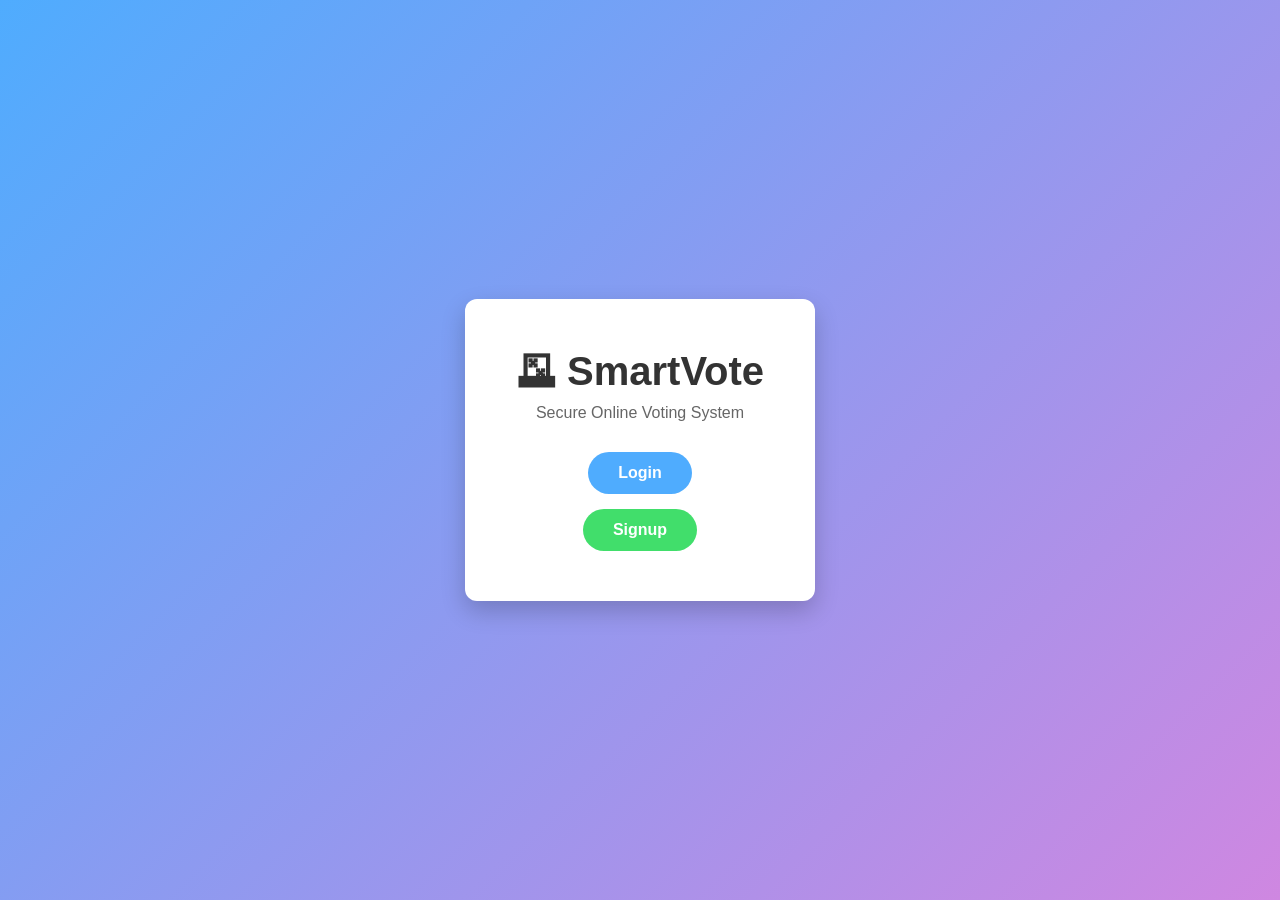
<file: Final-Year_Project/target/classes/static/SmartVote/index.html>
<!DOCTYPE html>
<html lang="en">
<head>
<meta charset="UTF-8">
<meta name="viewport" content="width=device-width, initial-scale=1.0">
<title>SmartVote</title>
<link rel="stylesheet" href="style.css">
</head>

<body>

<div class="container">

<h1>🗳 SmartVote</h1>
<p>Secure Online Voting System</p>

<div class="buttons">
<a href="login.html" class="btn login">Login</a>
<a href="signup.html" class="btn signup">Signup</a>
</div>

</div>

</body>
</html>
</file>
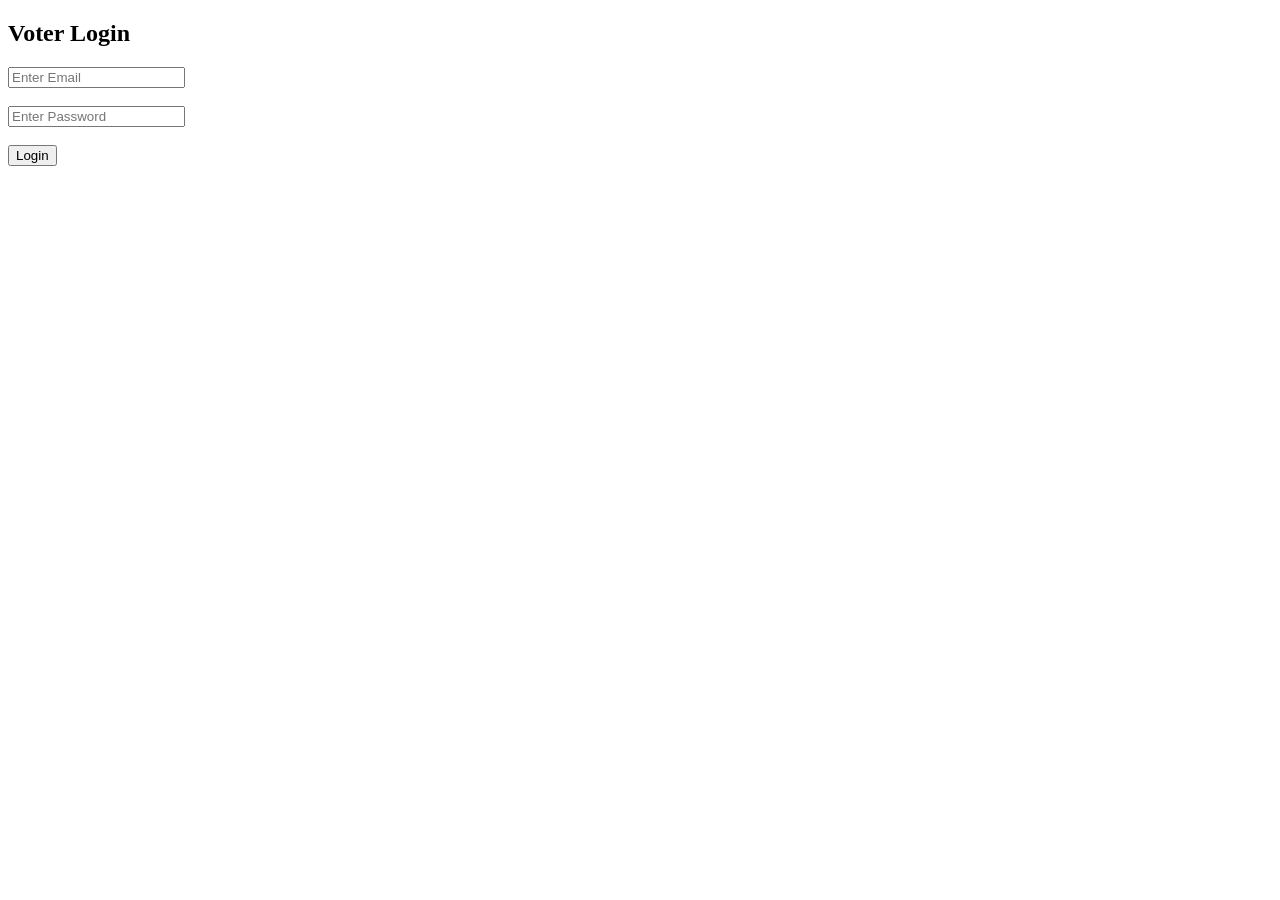
<file: Final-Year_Project/target/classes/static/SmartVote/admin-result-dashboard.html>
<!DOCTYPE html>
<html>
<head>
<title>Results Dashboard</title>
<link rel="stylesheet" href="home.css">
<style>
table{width:80%;margin:40px auto;border-collapse:collapse;background:white;border-radius:10px;overflow:hidden;}
th{background:#092871;color:white;padding:12px;}
td{padding:10px;border-bottom:1px solid #ddd;text-align:center;}
h2,h3{text-align:center;}
</style>
</head>
<body>

<h2>Election Results</h2>
<table>
<tr><th>Name</th><th>Panel</th><th>Votes</th></tr>
<tbody id="results"></tbody>
</table>
<h3 id="winner"></h3>

<script>
let election = JSON.parse(localStorage.getItem("selectedElection"));
if(!election){ 
    alert("No election selected!"); 
    window.location.href="home.html"; 
}

let table = document.getElementById("results");
let maxVotes = 0, winner="";

election.candidates.forEach(c=>{
    table.innerHTML += `<tr><td>${c.name}</td><td>${c.party}</td><td>${c.votes}</td></tr>`;
    if(c.votes>maxVotes){ maxVotes = c.votes; winner=c.name; }
});

document.getElementById("winner").innerText = "Winner: "+winner;
</script>

</body>
</html>
</file>
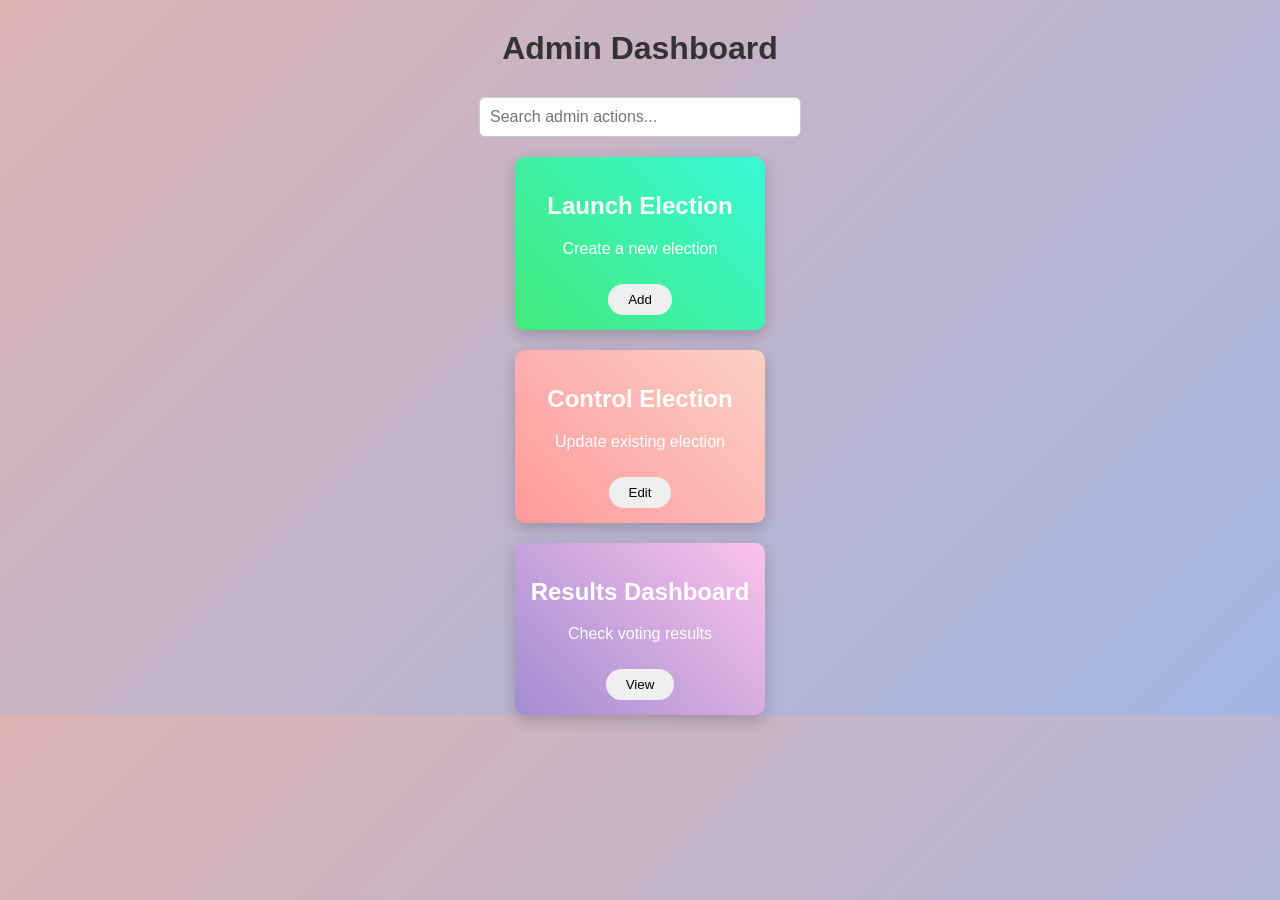
<file: Final-Year_Project/target/classes/static/SmartVote/admin.html>
<!DOCTYPE html>
<html>
<head>
<title>Admin Panel</title>
<link rel="stylesheet" href="admin.css">
<style>
.card-container {
    display: flex;
    flex-wrap: wrap;
    justify-content: center;
    gap: 20px;
    margin-top: 20px;
}

.card {
    background: white;
    width: 220px;
    padding: 15px;
    border-radius: 10px;
    box-shadow: 0 5px 15px rgba(0,0,0,0.2);
    text-align: center;
    cursor: pointer;
    transition: 0.3s;
}

.card:hover {
    transform: translateY(-5px);
    box-shadow: 0 10px 20px rgba(0,0,0,0.3);
}

.title {
    text-align: center;
    margin: 30px 0;
    font-size: 32px;
    color: #333;
}

.search-box {
    text-align: center;
    margin-bottom: 20px;
}

.search-box input {
    padding: 10px;
    width: 300px;
    border-radius: 6px;
    border: 1px solid #ccc;
    font-size: 16px;
}
</style>
</head>

<body>

<h1 class="title">Admin Dashboard</h1>

<div class="search-box">
    <input type="text" placeholder="Search admin actions..." id="searchInput">
</div>

<div class="card-container" id="cardContainer">

    <div class="card">
        <h2>Launch Election</h2>
        <p>Create a new election</p>
        <button onclick="window.location.href='launch-election.html'">Add</button>
    </div>

    <div class="card">
        <h2>Control Election</h2>
        <p>Update existing election</p>
        <button onclick="window.location.href='control-election.html'">Edit</button>
    </div>

    <div class="card">
        <h2>Results Dashboard</h2>
        <p>Check voting results</p>
        <button onclick="window.location.href='admin-result-dashboard.html'">View</button>
    </div>

</div>

<script>
// ✅ Search functionality for admin cards
const searchInput = document.getElementById("searchInput");
const cards = document.querySelectorAll(".card");

searchInput.addEventListener("keyup", function(){
    const value = searchInput.value.toLowerCase();
    cards.forEach(card => {
        const text = card.textContent.toLowerCase();
        if(text.includes(value)){
            card.style.display = "block";
        } else {
            card.style.display = "none";
        }
    });
});
</script>

</body>
</html>
</file>
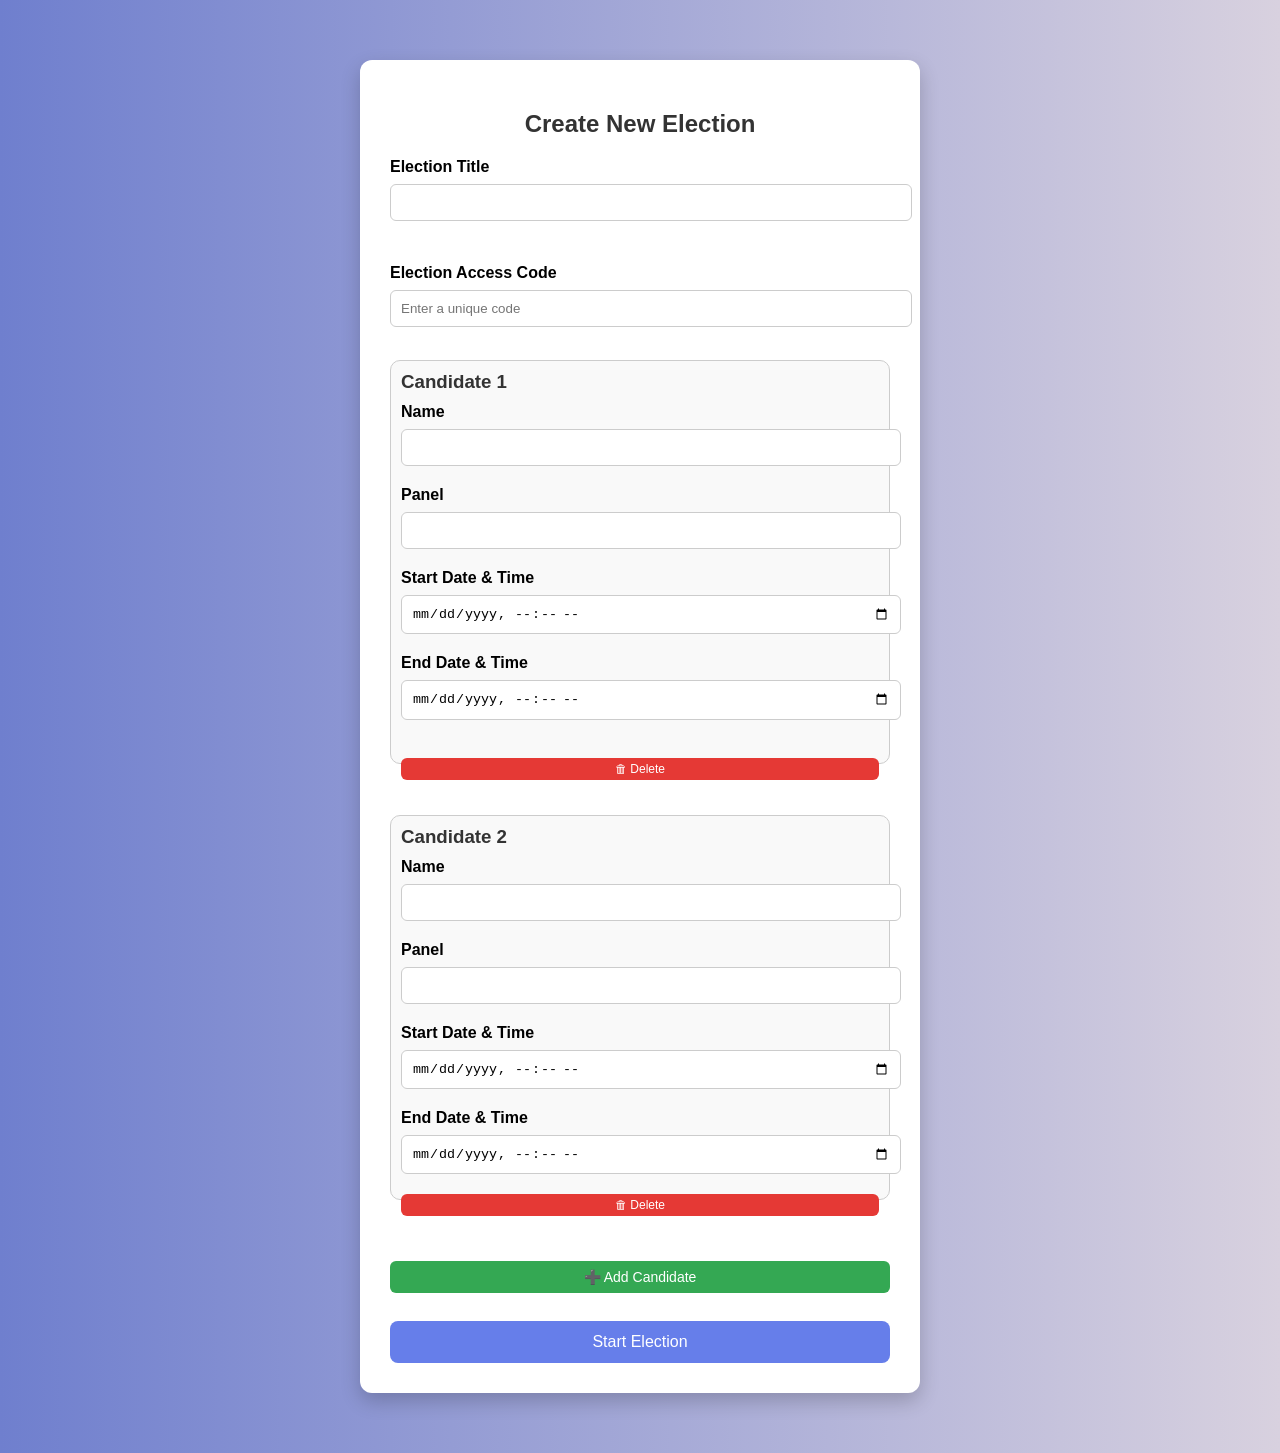
<file: Final-Year_Project/target/classes/static/SmartVote/control-election.html>
<!DOCTYPE html>
<html>
<head>
<title>Control Election</title>
<link rel="stylesheet" href="dashboard.css">
</head>

<body>

<div class="container">

<h2>Control Election</h2>

<p id="title"></p>
<p id="status"></p>

<h3>Candidates</h3>
<div id="candidateList"></div>

<button onclick="stopVoting()">Stop Voting</button>
<br><br><button onclick="startVoting()">Start Voting</button>
<br><br><button onclick="deleteElection()">Delete Election</button>
<br><br><button onclick="viewResults()">View Results</button>

</div>

<script>
// ✅ Get all elections
let elections = JSON.parse(localStorage.getItem("elections")) || [];

if(elections.length === 0){
    alert("No Election Found!");
    window.location.href = "launch-election.html";
} 

// ✅ Use the latest election for control
let election = elections[elections.length - 1];

// Display election info
document.getElementById("title").innerText = "Election: " + election.title;
document.getElementById("status").innerText = "Status: " + election.status;

// Display candidates with Edit/Delete buttons
let list = document.getElementById("candidateList");
list.innerHTML = ""; // clear before appending

election.candidates.forEach((c, index) => {
    list.innerHTML += `
    <div class="card">
        <p>
            <b>Name:</b> ${c.name}<br>
            <b>Panel:</b> ${c.party}<br>
            <b>Start:</b> ${c.start}<br>
            <b>End:</b> ${c.end}
        </p>
        <button onclick="editCandidate(${index})">Edit</button>
        <button onclick="deleteCandidate(${index})">Delete</button>
    </div>
    <hr>
    `;
});

// Functions
function stopVoting(){
    election.status = "Stopped";
    saveElection();
    localStorage.setItem("selectedElection", JSON.stringify(election));
}

function startVoting(){
    election.status = "Running";
    saveElection();
    localStorage.setItem("selectedElection", JSON.stringify(election));
}

function deleteElection(){
    elections.pop();
    localStorage.setItem("elections", JSON.stringify(elections));
    localStorage.removeItem("selectedElection");
    alert("Election Deleted Successfully");
    window.location.href = "launch-election.html";
}

function deleteCandidate(index){
    election.candidates.splice(index,1);
    saveElection();
    localStorage.setItem("selectedElection", JSON.stringify(election));
    alert("Candidate Deleted");
    location.reload();
}

function editCandidate(index){
    let newName = prompt("Enter new name:", election.candidates[index].name);
    let newPanel = prompt("Enter new panel:", election.candidates[index].party);
    if(newName && newPanel){
        election.candidates[index].name = newName;
        election.candidates[index].party = newPanel;
        saveElection();
        localStorage.setItem("selectedElection", JSON.stringify(election));
        alert("Updated Successfully");
        location.reload();
    }
}

// ✅ Save election back to the elections array in localStorage
function saveElection(){
    elections[elections.length - 1] = election;
    localStorage.setItem("elections", JSON.stringify(elections));
    location.reload();
}

// ✅ View results
function viewResults(){
    localStorage.setItem("selectedElection", JSON.stringify(election));
    window.location.href = "admin-result-dashboard.html";
}
</script>

</body>
</html>
</file>
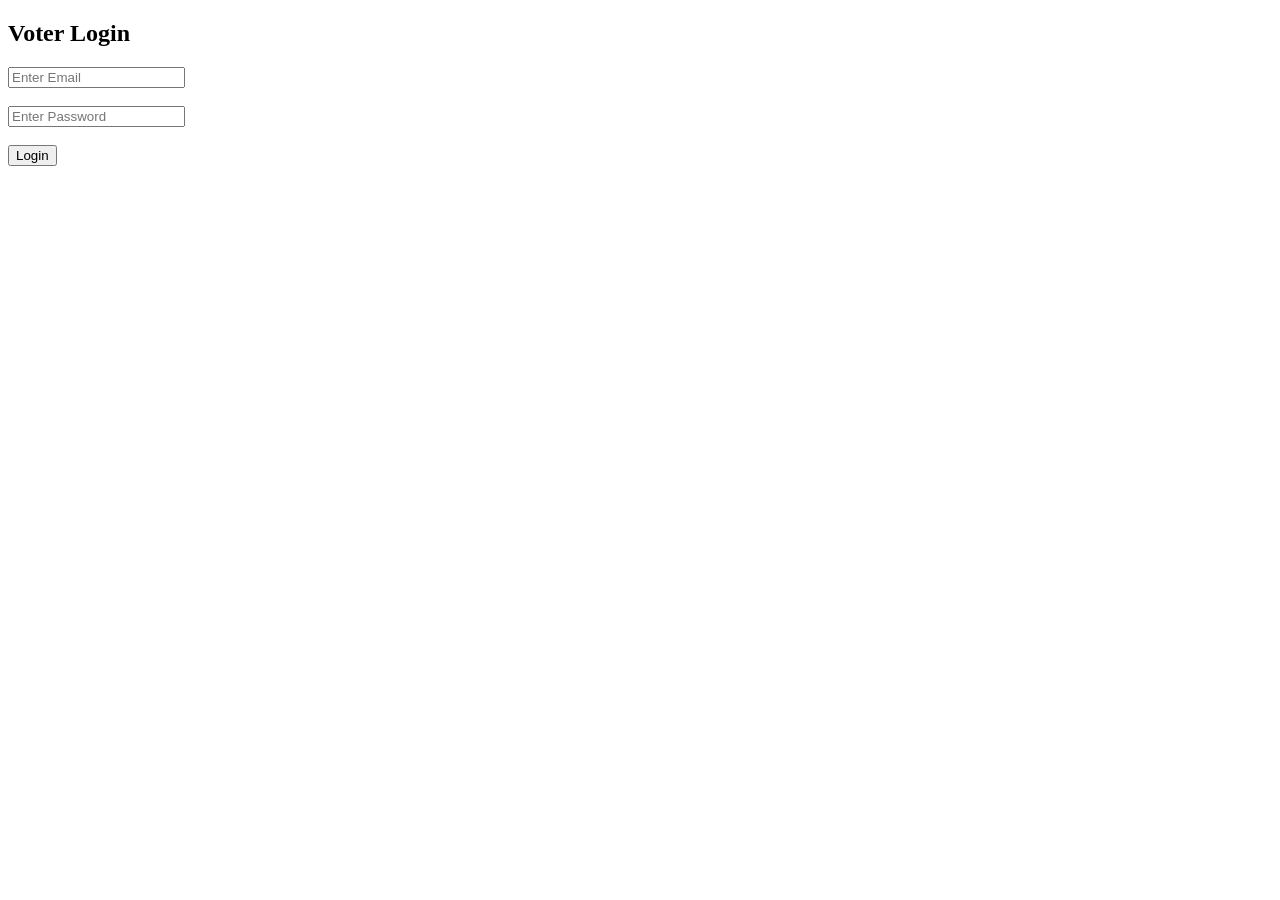
<file: Final-Year_Project/target/classes/static/SmartVote/home.html>
<!DOCTYPE html>
<html>
<head>
<title>Vote Arena</title>
<link rel="stylesheet" href="home.css">
<style>
body{font-family:Arial,sans-serif;margin:0;padding:0;background:#f0f4f8;}
.title{text-align:center;margin:30px 0;font-size:32px;color:#333;}
.search-box{text-align:center;margin-bottom:20px;}
.search-box input{padding:10px;width:300px;border-radius:6px;border:1px solid #ccc;font-size:16px;}
.card-container{display:flex;flex-wrap:wrap;justify-content:center;gap:20px;}
.card{background:white;width:220px;padding:15px;border-radius:10px;box-shadow:0 5px 15px rgba(0,0,0,0.2);text-align:center;cursor:pointer;transition:0.3s;}
.card:hover{transform: translateY(-5px);box-shadow:0 10px 20px rgba(0,0,0,0.3);}
button{padding:8px 15px;border:none;border-radius:6px;background:#667eea;color:white;cursor:pointer;transition:0.3s;}
button:hover{background:#5a67d8;}
</style>
</head>
<body>

<h1 class="title">Vote Arena</h1>
<div class="search-box">
<input type="text" placeholder="Search election..." id="searchInput">
</div>

<div class="card-container" id="cardContainer">
<!-- Cards generated here -->
</div>

<script>
// ✅ Check voter login
let voter = JSON.parse(localStorage.getItem("voterLoggedIn"));
if(!voter){
    window.location.href = "voter-login.html";
}

// Sample static cards
const cardsData = [
    {title:"School/College President", desc:"Vote for your president"},
    {title:"Sports Captain", desc:"Vote for sports captain"},
    {title:"Class Representative", desc:"Select your class leader"},
    {title:"Cultural Head", desc:"Choose cultural head"},
    {title:"Event Voting", desc:"Vote your favourite"},
    {title:"Award Voting", desc:"Choose the best"},
    {title:"Club Voting", desc:"Support your club"},
    {title:"Employee/Office Voting", desc:"Pick your workplace hero"}
];

const elections = JSON.parse(localStorage.getItem("elections")) || [];
const container = document.getElementById("cardContainer");

// Generate cards
cardsData.forEach((cardData, index)=>{
    const card = document.createElement("div");
    card.className = "card";
    card.innerHTML = `
        <h2>${cardData.title}</h2>
        <p>${cardData.desc}</p>
        <button>Vote</button>
    `;
    card.querySelector("button").onclick = ()=>{
        // Check voter login
        if(!voter){ alert("Please login first!"); window.location.href="voter-login.html"; return;}
        if(elections.length===0){ alert("❌ No election available!"); return; }
        let code = prompt("Enter election access code:");
        // Find the first matching election for simplicity
        const election = elections.find(e=>e.accessCode===code);
        if(election){
            localStorage.setItem("selectedElection", JSON.stringify(election));
            window.location.href = "vote.html";
        }else{
            alert("❌ Invalid access code!");
        }
    }
    container.appendChild(card);
});

// Search functionality
const searchInput = document.getElementById("searchInput");
searchInput.addEventListener("keyup", function(){
    const value = searchInput.value.toLowerCase();
    Array.from(container.children).forEach(card=>{
        const text = card.textContent.toLowerCase();
        card.style.display = text.includes(value) ? "block" : "none";
    });
});
</script>

</body>
</html>
</file>
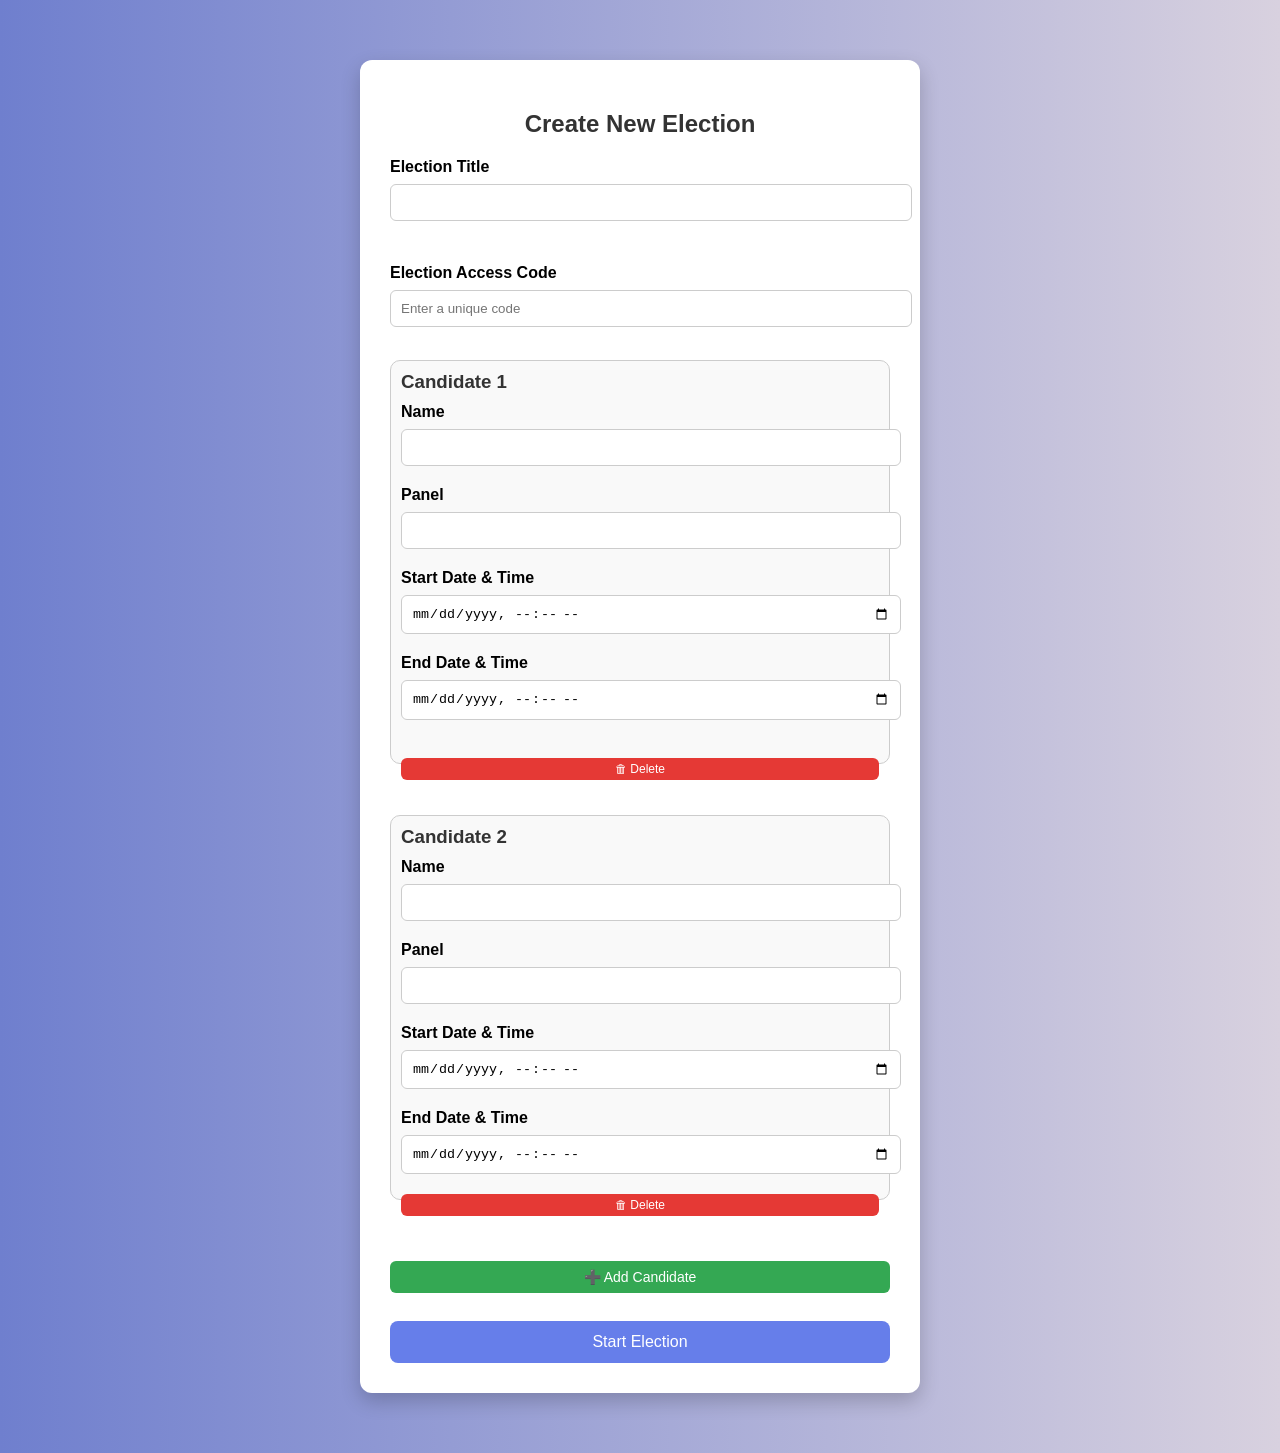
<file: Final-Year_Project/target/classes/static/SmartVote/launch-election.html>
<!DOCTYPE html>
<html>
<head>
<title>Launch Election</title>
<link rel="stylesheet" href="dashboard.css">
<style>
/* Style Add Candidate button */
button.add-candidate{
    margin:10px 0;
    background:#34a853;
    color:white;
    padding:8px 15px;
    border:none;
    border-radius:6px;
    cursor:pointer;
    font-size:14px;
}
button.add-candidate:hover{
    background:#2e7d32;
}

/* Style Delete Candidate button */
button.delete-candidate{
    background:#e53935;
    color:white;
    padding:4px 10px;
    border:none;
    border-radius:6px;
    cursor:pointer;
    font-size:12px;
    float:right;
    margin-top:5px;
}
button.delete-candidate:hover{
    background:#b71c1c;
}

/* Candidate div spacing */
.candidate{
    position: relative;
    padding:10px;
    border:1px solid #ccc;
    border-radius:10px;
    margin-bottom:15px;
    background:#f9f9f9;
}
.candidate h3{
    margin-top:0;
    margin-bottom:10px;
}
.candidate label{
    display:block;
    margin-top:5px;
}
</style>
</head>

<body>

<div class="container">

<h2>Create New Election</h2>

<label>Election Title</label>
<input id="title" type="text"><br><br>

<label>Election Access Code</label>
<input id="accessCode" type="text" placeholder="Enter a unique code"><br><br>

<div id="candidatesContainer">
  <!-- Candidate 1 -->
  <div class="candidate">
    <h3>Candidate 1</h3>
    <label>Name</label>
    <input class="cname" type="text">
    <label>Panel</label>
    <input class="cparty" type="text">
    <label>Start Date & Time</label>
    <input class="cstart" type="datetime-local">
    <label>End Date & Time</label>
    <input class="cend" type="datetime-local">
    <br><br><button class="delete-candidate" onclick="deleteCandidate(this)">🗑 Delete</button>
  </div>

  <!-- Candidate 2 -->
  <br><br><div class="candidate">
    <h3>Candidate 2</h3>
    <label>Name</label>
    <input class="cname" type="text">
    <label>Panel</label>
    <input class="cparty" type="text">
    <label>Start Date & Time</label>
    <input class="cstart" type="datetime-local">
    <label>End Date & Time</label>
    <input class="cend" type="datetime-local">
    <button class="delete-candidate" onclick="deleteCandidate(this)">🗑 Delete</button>
  </div>
</div>

<br><br><button class="add-candidate" onclick="addCandidate()">➕ Add Candidate</button><br><br>
<button onclick="startElection()">Start Election</button>

</div>

<script>
let candidateCount = 2;

// Update numbering after deletion
function updateCandidateNumbers(){
    const candidates = document.querySelectorAll(".candidate");
    candidates.forEach((c, i) => {
        c.querySelector("h3").innerText = `Candidate ${i+1}`;
    });
    candidateCount = candidates.length;
}

function addCandidate(){
    candidateCount++;
    const container = document.getElementById("candidatesContainer");
    const div = document.createElement("div");
    div.className = "candidate";
    div.innerHTML = `
      <h3>Candidate ${candidateCount}</h3>
      <label>Name</label>
      <input class="cname" type="text">
      <label>Panel</label>
      <input class="cparty" type="text">
      <label>Start Date & Time</label>
      <input class="cstart" type="datetime-local">
      <label>End Date & Time</label>
      <input class="cend" type="datetime-local">
      <button class="delete-candidate" onclick="deleteCandidate(this)">🗑 Delete</button>
    `;
    container.appendChild(div);
}

function deleteCandidate(btn){
    btn.parentElement.remove();
    updateCandidateNumbers();
}

function startElection(){
    let title = document.getElementById("title").value;
    let code = document.getElementById("accessCode").value;

    if(!title || !code){
        alert("Please enter title and access code!");
        return;
    }

    const names = document.querySelectorAll(".cname");
    const parties = document.querySelectorAll(".cparty");
    const starts = document.querySelectorAll(".cstart");
    const ends = document.querySelectorAll(".cend");

    let candidates = [];
    for(let i=0; i<names.length; i++){
        if(names[i].value){
            candidates.push({
                name: names[i].value,
                party: parties[i].value || "Independent",
                start: starts[i].value,
                end: ends[i].value,
                votes: 0
            });
        }
    }

    if(candidates.length < 1){
        alert("Please enter at least one candidate!");
        return;
    }

    let election = {
        title: title,
        accessCode: code,
        status: "Running",
        candidates: candidates
    };

    let elections = JSON.parse(localStorage.getItem("elections")) || [];
    elections.push(election);
    localStorage.setItem("elections", JSON.stringify(elections));

    // ✅ Set selectedElection for results dashboard
    localStorage.setItem("selectedElection", JSON.stringify(election));

    alert("✅ Election Started Successfully!");
    window.location.href = "control-election.html";
}
</script>

</body>
</html>
</file>
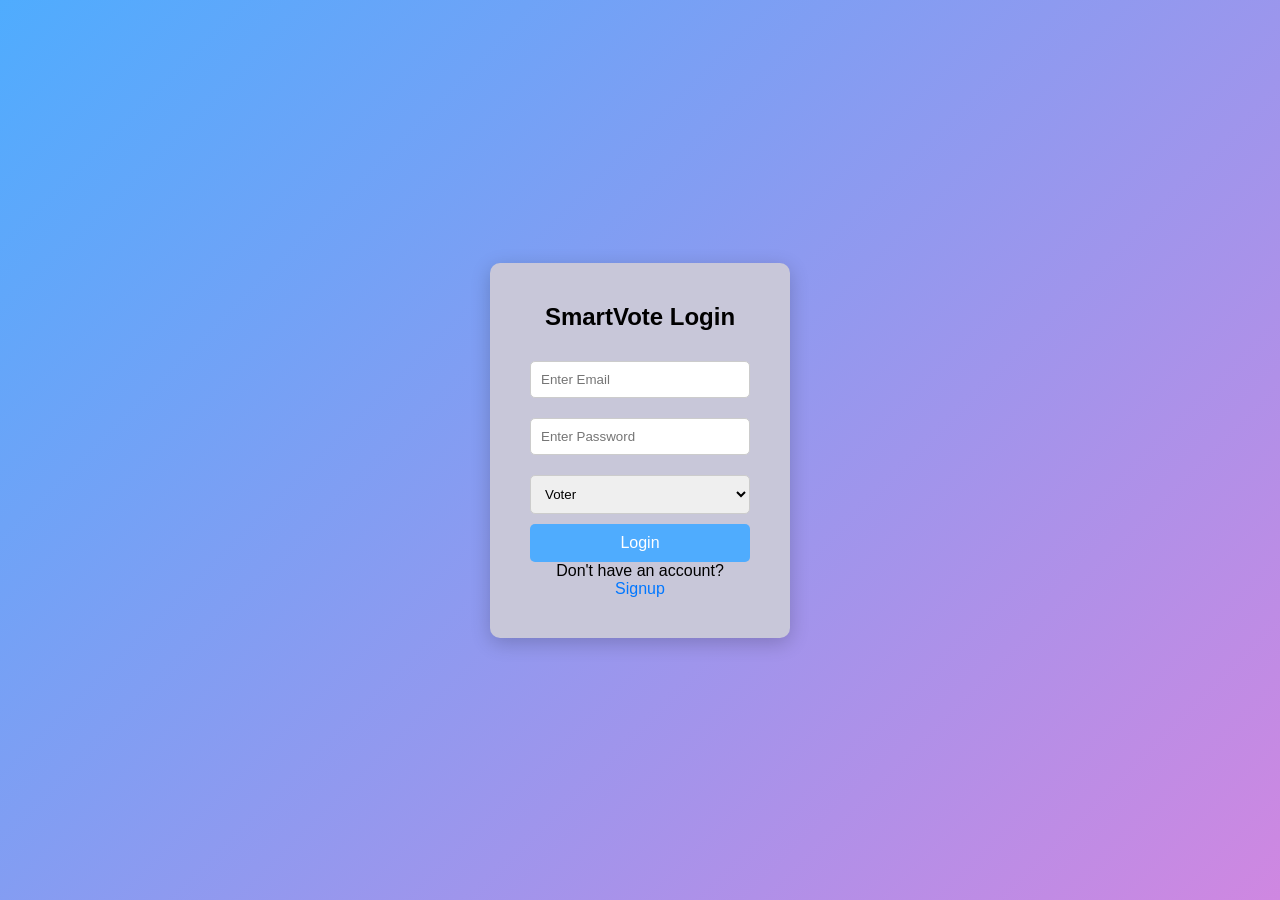
<file: Final-Year_Project/target/classes/static/SmartVote/login.html>
<!DOCTYPE html>
<html>
<head>
<title>SmartVote Login</title>
<link rel="stylesheet" href="style.css">
</head>

<body>

<div class="login-container">
<div class="login-box">

<h2>SmartVote Login</h2>

<form id="loginForm">

<input type="email" id="email" placeholder="Enter Email" required>

<input type="password" id="password" placeholder="Enter Password" required>

<select id="role">
<option value="voter">Voter</option>
<option value="admin">Admin</option>
</select>

<button type="submit">Login</button>

<p>Don't have an account? <a href="signup.html">Signup</a></p>

</form>

</div>
</div>

<script src="script.js"></script>

</body>
</html>
</file>
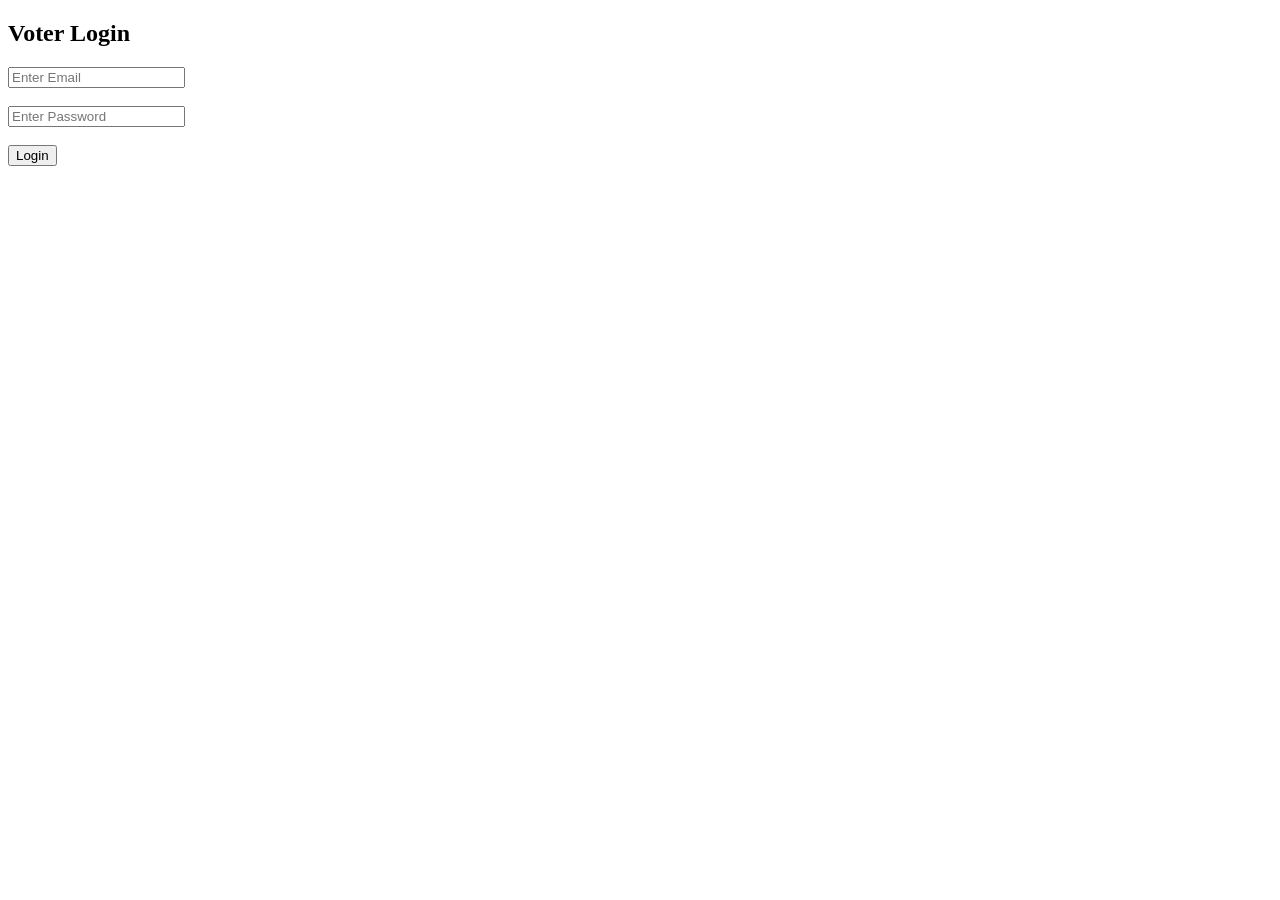
<file: Final-Year_Project/target/classes/static/SmartVote/results-dashboard.html>
<!DOCTYPE html>
<html>
<head>
<title>Results</title>
<link rel="stylesheet" href="home.css">
</head>

<body>

<h2>Election Results</h2>

<div id="results"></div>
<h2 id="winner"></h2>

<script>

let elections = JSON.parse(localStorage.getItem("elections")) || [];
let selected = JSON.parse(localStorage.getItem("selectedElection"));

if(!selected){
    alert("No election selected!");
    window.location.href="home.html";
}

// ✅ Get latest updated data
let election = elections.find(e => e.accessCode === selected.accessCode);

let totalVotes = election.candidates.reduce((sum,c)=>sum+c.votes,0);

let maxVotes = 0;
let winner = "";

election.candidates.forEach(c=>{

    let percent = totalVotes ? ((c.votes/totalVotes)*100).toFixed(1) : 0;

    let div = document.createElement("div");

    div.innerHTML = `
        <h3>${c.name}</h3>
        <div class="bar" style="width:${percent}%"></div>
        <p>${c.votes} votes (${percent}%)</p>
    `;

    document.getElementById("results").appendChild(div);

    if(c.votes > maxVotes){
        maxVotes = c.votes;
        winner = c.name;
    }
});

// Winner
document.getElementById("winner").innerText = "🏆 Winner: " + winner;

</script>

</body>
</html>
</file>
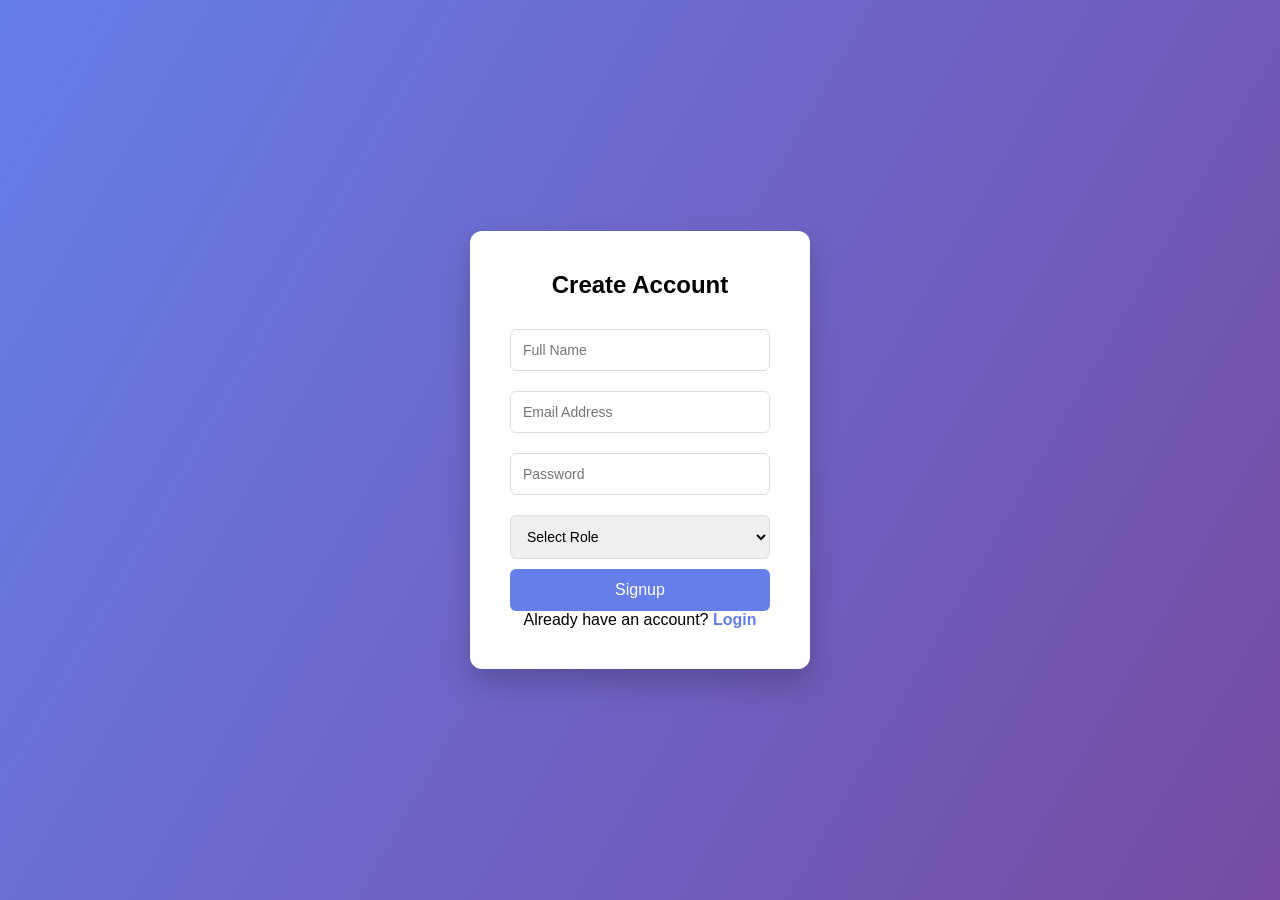
<file: Final-Year_Project/target/classes/static/SmartVote/signup.html>
<!DOCTYPE html>
<html>
<head>
<title>SmartVote Signup</title>
<link rel="stylesheet" href="style.css">
</head>

<body class="signup-page">

<div class="signup-container">
<div class="signup-card">

<h2>Create Account</h2>

<form id="signupForm">

<input type="text" id="name" placeholder="Full Name" required>

<input type="email" id="email" placeholder="Email Address" required>

<input type="password" id="password" placeholder="Password" required>

<select id="role" required>
<option value="">Select Role</option>
<option value="voter">Voter</option>
<option value="admin">Admin</option>
</select>

<button type="submit">Signup</button>

</form>

<p>Already have an account? <a href="login.html">Login</a></p>

</div>
</div>

<script>
console.log("JS is running");

const signupForm = document.getElementById("signupForm");

if(signupForm){
signupForm.addEventListener("submit", function(e){
e.preventDefault();

console.log("Signup clicked"); // DEBUG

let user = {
    name: document.getElementById("name").value,
    email: document.getElementById("email").value,
    password: document.getElementById("password").value,
    role: document.getElementById("role").value
};

console.log(user); // DEBUG

fetch("http://localhost:8082/signup", {
    method: "POST",
    headers: {
        "Content-Type": "application/json"
    },
    body: JSON.stringify(user)   // ✅ FIXED
})
.then(res => res.json())
.then(data => {
    alert("Signup successful ✅");
    window.location.href = "login.html";
})
.catch(err => {
    console.error(err);
    alert("Error ❌");
});

});
}
</script>

</body>
</html>
</file>
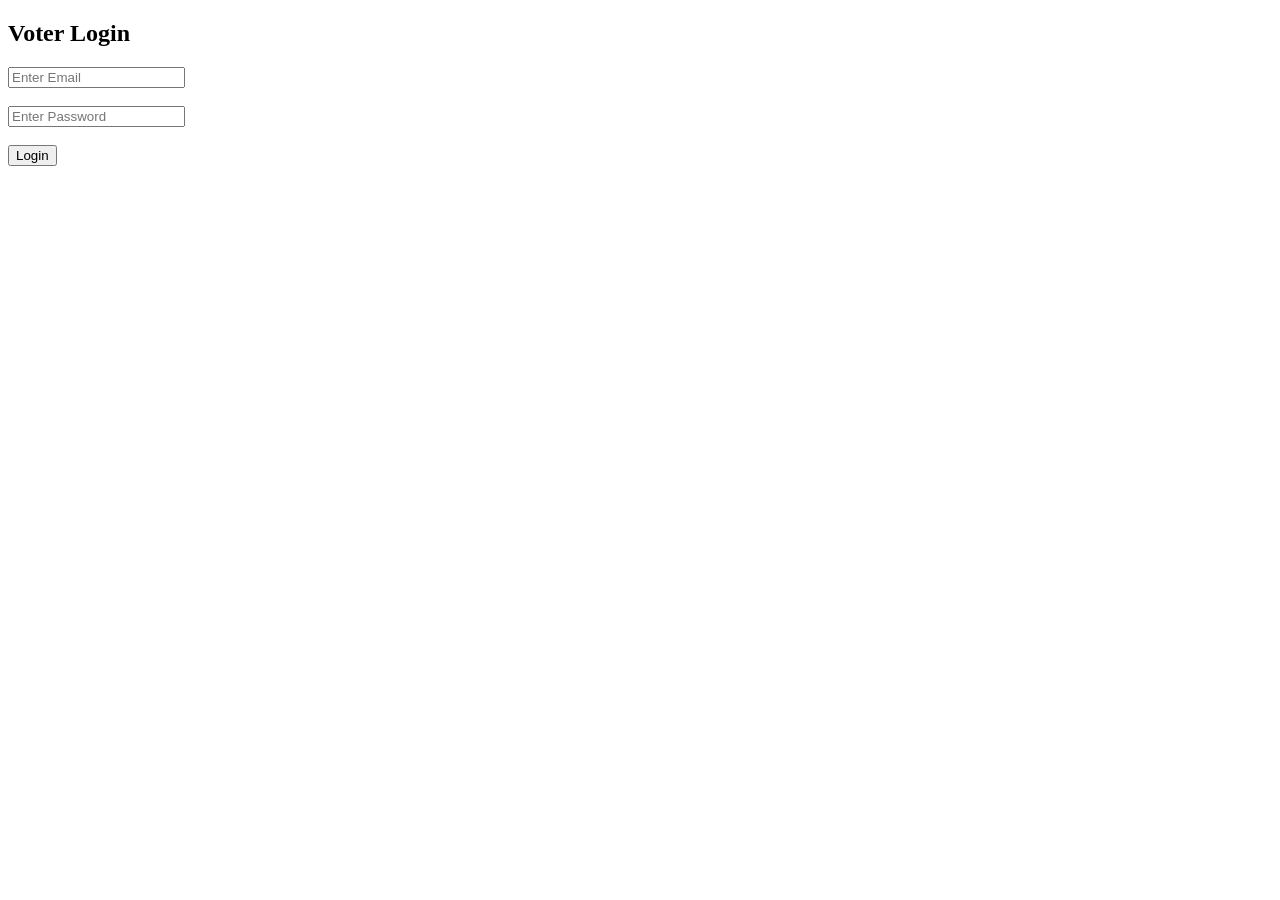
<file: Final-Year_Project/target/classes/static/SmartVote/vote.html>
<!DOCTYPE html>
<html>
<head>
<title>Vote Page</title>
<link rel="stylesheet" href="home.css">
</head>

<body>

<h2 id="electionTitle"></h2>
<div id="candidatesContainer"></div>

<button onclick="viewResults()">View Results</button>

<script>
// ✅ Check login
let voter = JSON.parse(localStorage.getItem("voterLoggedIn"));
if(!voter){
    alert("Please login first!");
    window.location.href="voter-login.html";
}

// ✅ Get selected election
let selected = JSON.parse(localStorage.getItem("selectedElection"));
let elections = JSON.parse(localStorage.getItem("elections")) || [];

if(!selected){
    alert("No election selected!");
    window.location.href="home.html";
}

// ✅ Get latest election
let election = elections.find(e => e.accessCode === selected.accessCode);

document.getElementById("electionTitle").innerText = election.title;

// ✅ One vote per user
let votedKey = "voted_" + election.accessCode + "_" + voter.email;

const container = document.getElementById("candidatesContainer");

// total votes
let totalVotes = election.candidates.reduce((sum,c)=>sum+c.votes,0);

election.candidates.forEach((c,index)=>{

    let percent = totalVotes ? ((c.votes/totalVotes)*100).toFixed(1) : 0;

    let div = document.createElement("div");
    div.className = "candidate";

    div.innerHTML = `
        <h3>${c.name}</h3>
        <p>${c.party}</p>

        <button ${localStorage.getItem(votedKey) ? "disabled" : ""}>
            ${localStorage.getItem(votedKey) ? "Voted" : "Vote"}
        </button>

        <div class="bar" style="width:${percent}%"></div>
        <p>${percent}%</p>
    `;

    div.querySelector("button").onclick = ()=>{

        let voter = JSON.parse(localStorage.getItem("voterLoggedIn"));

        if(!voter){
            alert("Please login first");
            return;
        }

        // 🔹 Call backend
        fetch(`http://localhost:8082/vote?email=${voter.email}`, {
            method: "POST"
        })
        .then(res => res.text())
        .then(data => {

            alert(data);

            // ❌ If already voted or error → stop
            if(data.includes("already") || data.includes("not found")) return;

            // ✅ Increase vote in frontend
            election.candidates[index].votes++;

            // ✅ Update elections in localStorage
            let updated = elections.map(e => {
                if(e.accessCode === election.accessCode){
                    return election;
                }
                return e;
            });

            localStorage.setItem("elections", JSON.stringify(updated));

            // ✅ Mark user voted
            localStorage.setItem(votedKey, "true");

            // 🔄 Reload page to update UI
            location.reload();
        });
    };

    container.appendChild(div);
});

// View results
function viewResults(){
    window.location.href="results-dashboard.html";
}
</script>

</body>
</html>
</file>
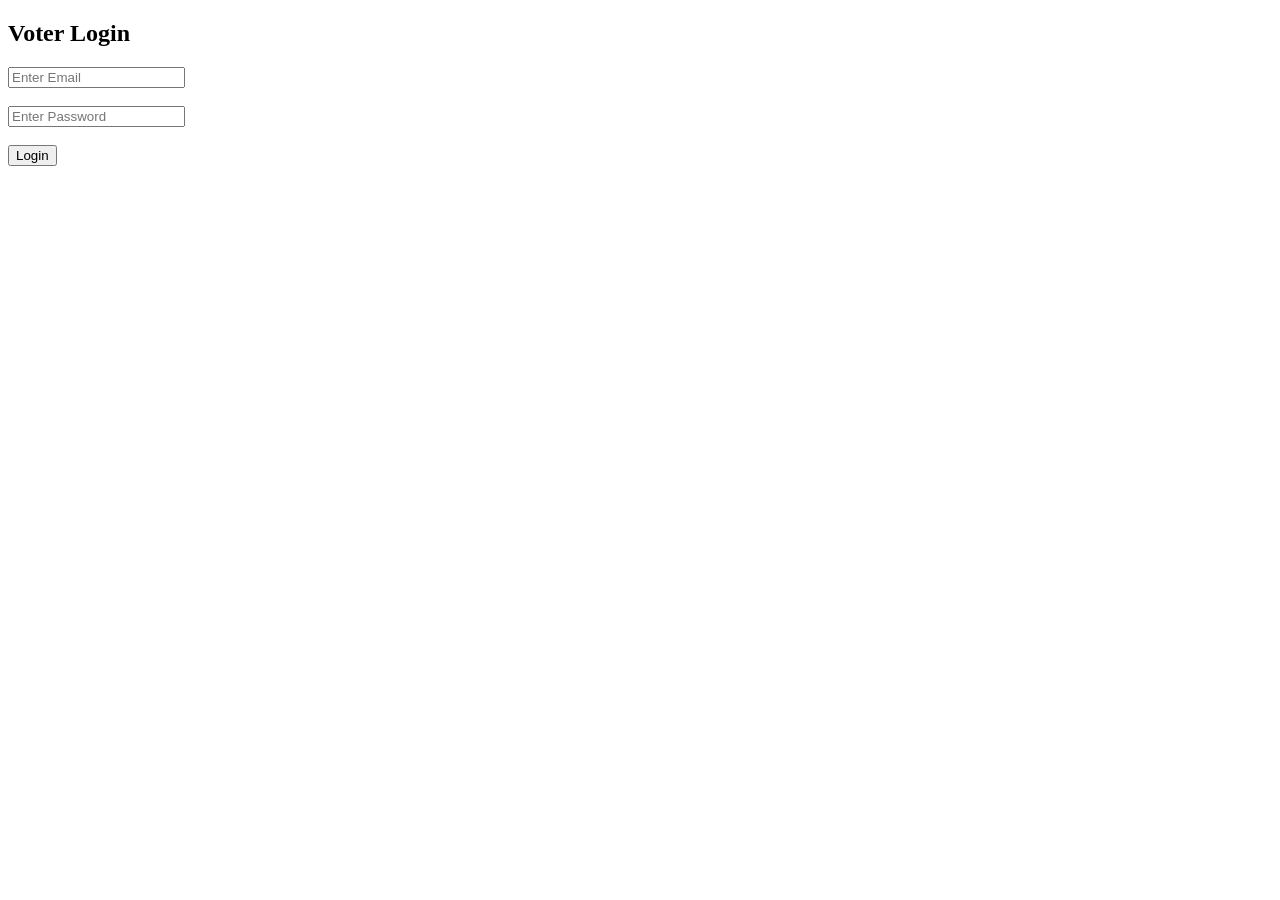
<file: Final-Year_Project/target/classes/static/SmartVote/voter-login.html>
<!DOCTYPE html>
<html>
<head>
<title>Login</title>
</head>
<body>

<h2>Voter Login</h2>
<input type="email" id="email" placeholder="Enter Email"><br><br>
<input type="password" id="password" placeholder="Enter Password"><br><br>

<button onclick="login()">Login</button>

<script>
function login(){
    let email = document.getElementById("email").value;

    if(!email){
        alert("Enter email!");
        return;
    }

    localStorage.setItem("voterLoggedIn", JSON.stringify({email}));
    alert("✅ Login successful!");
    window.location.href = "home.html";
}
</script>

</body>
</html>
</file>
<file: Final-Year_Project/target/classes/static/SmartVote/style.css>
*{
margin:0;
padding:0;
box-sizing:border-box;
font-family: Arial, Helvetica, sans-serif;
}

body{
height:100vh;
display:flex;
justify-content:center;
align-items:center;
background: linear-gradient(135deg,#4facfe,#cf87e1);
}

/* Card */
.container{
background:white;
padding:50px;
border-radius:12px;
text-align:center;
box-shadow:0 10px 25px rgba(0,0,0,0.2);
animation:fadeIn 1s ease;
width:350px;
max-width:90%;
}

.container h1{
font-size:40px;
margin-bottom:10px;
color:#333;
}

.container p{
color:#666;
margin-bottom:30px;
}

/* Buttons */
.buttons{
display:flex;
flex-direction:column;
gap:15px;
align-items:center;
}

.btn{
text-decoration:none;
padding:12px 30px;
border-radius:25px;
font-weight:bold;
transition:0.3s;
}

.login{
background:#4facfe;
color:white;
}

.signup{
background:#41de6b;
color:white;
}

.btn:hover{
transform:scale(1.1);
}

/* Animation */
@keyframes fadeIn{
from{
opacity:0;
transform:translateY(-20px);
}
to{
opacity:1;
transform:translateY(0);
}
}

body{
margin:0;
font-family: Arial, sans-serif;
height:100vh;
display:flex;
justify-content:center;
align-items:center;
background: linear-gradient(135deg,#4facfe,#cf87e1);
}

.login-container{
display:flex;
justify-content:center;
align-items:center;
width:100%;
}

.login-box{
background:rgb(200, 199, 217);
padding:40px;
border-radius:10px;
box-shadow:0 5px 20px rgba(0,0,0,0.2);
text-align:center;
width:300px;
}

.login-box h2{
margin-bottom:20px;
}

.login-box input,
.login-box select{
width:100%;
padding:10px;
margin:10px 0;
border:1px solid #ccc;
border-radius:5px;
}

.login-box button{
width:100%;
padding:10px;
background:#4facfe;
border:none;
color:white;
font-size:16px;
border-radius:5px;
cursor:pointer;
}

.login-box button:hover{
background:#0077ff;
}

.login-box a{
color:#0077ff;
text-decoration:none;
}

*{
margin:0;
padding:0;
box-sizing:border-box;
font-family: Arial, Helvetica, sans-serif;
}

/* Signup page styling */

.signup-page{
margin:0;
font-family:Arial, sans-serif;
height:100vh;
display:flex;
justify-content:center;
align-items:center;
background: linear-gradient(120deg,#667eea,#764ba2);
}

.signup-page .signup-container{
display:flex;
justify-content:center;
align-items:center;
width:100%;
}

.signup-page .signup-card{
background:white;
padding:40px;
width:340px;
border-radius:12px;
box-shadow:0 15px 30px rgba(0,0,0,0.2);
text-align:center;
}

.signup-page h2{
margin-bottom:20px;
}

.signup-page input,
.signup-page select{
width:100%;
padding:12px;
margin:10px 0;
border:1px solid #ddd;
border-radius:6px;
font-size:14px;
}

.signup-page button{
width:100%;
padding:12px;
background:#667eea;
border:none;
color:white;
font-size:16px;
border-radius:6px;
cursor:pointer;
transition:0.3s;
}

.signup-page button:hover{
background:#4a5bdc;
}

.signup-page a{
color:#667eea;
font-weight:bold;
text-decoration:none;
}
</file>
<file: Final-Year_Project/target/classes/static/SmartVote/home.css>
/* 🌟 Body */
body{
    font-family: Arial;
    background: linear-gradient(135deg,#f3f3f4,#e3e4e9);
    margin:0;
    padding:0;
    text-align:center;
}

/* 🏷 Title */
.title{
    color:rgb(204, 206, 232);
    margin-top:40px;
    font-size:40px;
}

/* 🔍 Search */
.search-box{
    margin:20px;
}

.search-box input{
    width:40%;
    padding:12px;
    border-radius:25px;
    border:none;
    outline:none;
    font-size:16px;
}

/* 📦 Cards Layout */
.card-container{
    display:grid;
    grid-template-columns: repeat(4,1fr);
    gap:25px;
    padding:40px;
    max-width:1000px;
    margin:auto;
}

/* 🎴 Card */
.card{
    padding:25px;
    border-radius:15px;
    color:white;
    font-weight:bold;
    text-align:center;
    cursor:pointer;
    transition:0.3s;
    box-shadow:0 10px 20px rgba(0,0,0,0.2);
}

.card:hover{
    transform:scale(1.08);
    box-shadow:0 15px 25px rgba(0,0,0,0.3);
}

.card h2{
    margin-bottom:10px;
}

.card p{
    color:#f1f1f1;
}

/* 🎨 Gradient Cards */
.card:nth-child(1){background:linear-gradient(45deg,#ff9a9e,#fad0c4);}
.card:nth-child(2){background:linear-gradient(45deg,#a18cd1,#fbc2eb);}
.card:nth-child(3){background:linear-gradient(45deg,#f6d365,#fda085);}
.card:nth-child(4){background:linear-gradient(45deg,#84fab0,#8fd3f4);}
.card:nth-child(5){background:linear-gradient(45deg,#5f9cff,#a6c1ee);}
.card:nth-child(6){background:linear-gradient(45deg,#fbc2eb,#a6c1ee);}
.card:nth-child(7){background:linear-gradient(45deg,#43e97b,#38f9d7);}
.card:nth-child(8){background:linear-gradient(45deg,#fa709a,#fee140);}

/* 🔘 Buttons */
button{
    margin-top:10px;
    padding:10px 20px;
    border:none;
    background:#2980b9;
    color:white;
    border-radius:20px;
    cursor:pointer;
    transition:0.3s;
}

button:hover{
    background:#1f6391;
    transform:scale(1.05);
}

/* 🧍 Candidate Box (Vote Page) */
.candidate{
    background:white;
    color:#333;
    padding:15px;
    margin:15px auto;
    border-radius:12px;
    width:60%;
    box-shadow:0 5px 12px rgba(0,0,0,0.2);
    transition:0.3s;
}

.candidate:hover{
    transform:scale(1.03);
}

/* 📊 Vote Bar */
.bar{
    height:20px;
    border-radius:10px;
    background:linear-gradient(90deg,#00c853,#64dd17);
    margin-top:8px;
    transition:width 0.5s ease-in-out;
}

/* 📊 Results Box */
#results div{
    background:white;
    color:#333;
    padding:15px;
    margin:10px auto;
    width:60%;
    border-radius:12px;
    box-shadow:0 5px 15px rgba(0,0,0,0.2);
}

/* 🏆 Winner Animation */
#winner{
    font-size:30px;
    color:#ffd700;
    margin-top:20px;
    animation: glow 1s infinite alternate;
}

@keyframes glow{
    from{
        text-shadow:0 0 10px #fff, 0 0 20px gold;
        transform:scale(1);
    }
    to{
        text-shadow:0 0 20px #fff, 0 0 40px gold;
        transform:scale(1.1);
    }
}

/* 📱 Responsive */
@media(max-width:900px){
    .card-container{
        grid-template-columns: repeat(2,1fr);
    }
}

@media(max-width:500px){
    .card-container{
        grid-template-columns: 1fr;
    }
    .search-box input{
        width:80%;
    }
}
</file>
<file: Final-Year_Project/target/classes/static/SmartVote/admin.css>
body{
font-family: Arial;
margin:0;
background: linear-gradient(135deg,#ddb3b3,#a2b6e4);
text-align:center;
}

.title{
color:rgb(199, 200, 202);
margin-top:40px;
font-size:40px;
}

.search-box{
margin:20px;
}

.search-box input{
width:40%;
padding:12px;
border-radius:25px;
border:none;
outline:none;
font-size:16px;
}

.card-container{
display:flex;
flex-direction:column;
align-items:center;
gap:25px;
margin-top:40px;
}

.card{
width:300px;
padding:25px;
border-radius:15px;
color:white;
box-shadow:0 10px 20px rgba(0,0,0,0.2);
transition:0.3s;
text-align:center;
}

.card:hover{
transform:scale(1.08);
}

.card button{
margin-top:10px;
padding:8px 20px;
border:none;
border-radius:20px;
cursor:pointer;
}

/* colorful cards */

.card:nth-child(1){
background:linear-gradient(45deg,#43e97b,#38f9d7);
}

.card:nth-child(2){
background:linear-gradient(45deg,#ff9a9e,#fad0c4);
}

.card:nth-child(3){
background:linear-gradient(45deg,#a18cd1,#fbc2eb);
}
</file>
<file: Final-Year_Project/target/classes/static/SmartVote/dashboard.css>
/* ==================== Body ==================== */
body {
    font-family: Arial, sans-serif;
    background: linear-gradient(to right, #6f7fce, #d8d1df);
    margin: 0;
    padding: 0;
}

/* ==================== Container ==================== */
.container {
    width: 500px;
    margin: 60px auto;
    background: white;
    padding: 30px;
    border-radius: 12px;
    box-shadow: 0 8px 20px rgba(0,0,0,0.2);
    animation: fadeIn 0.6s ease;
}

/* ==================== Headings ==================== */
h2 {
    text-align: center;
    color: #333;
    margin-bottom: 20px;
}

h3 {
    color: #333;
    margin-top: 30px;
}

/* ==================== Labels & Inputs ==================== */
label {
    font-weight: bold;
    display: block;
    margin-top: 10px;
}

input, select {
    width: 100%;
    padding: 10px;
    margin-top: 8px;
    margin-bottom: 15px;
    border-radius: 6px;
    border: 1px solid #ccc;
}

/* ==================== Buttons ==================== */
button {
    width: 100%;
    padding: 12px;
    border: none;
    border-radius: 8px;
    background: #667eea;
    color: white;
    font-size: 16px;
    cursor: pointer;
    transition: all 0.3s ease;
}

button:hover {
    background: #5a67d8;
    transform: scale(1.05);
}

/* ==================== Cards for Candidates ==================== */
.card {
    background: #fff;
    padding: 15px 20px;
    margin: 15px 0;
    border-radius: 10px;
    box-shadow: 0 5px 15px rgba(0,0,0,0.2);
    animation: fadeInUp 0.5s ease forwards;
    transition: transform 0.3s ease, box-shadow 0.3s ease;
}

.card:hover {
    transform: translateY(-5px);
    box-shadow: 0 10px 25px rgba(0,0,0,0.3);
}

.card button {
    width: auto;
    margin: 5px 5px 0 0;
    padding: 8px 12px;
}

/* ==================== Tables ==================== */
table {
    width: 80%;
    margin: 40px auto;
    border-collapse: collapse;
    background: white;
    border-radius: 10px;
    overflow: hidden;
    box-shadow: 0 5px 15px rgba(0,0,0,0.2);
}

th {
    background: #636c97;
    color: white;
    padding: 12px;
}

td {
    padding: 10px;
    border-bottom: 1px solid #ddd;
    text-align: center;
}

/* ==================== Status ==================== */
.status {
    text-align: center;
    font-weight: bold;
    margin: 15px 0;
}

/* ==================== Animations ==================== */
@keyframes fadeIn {
    from { opacity: 0; }
    to { opacity: 1; }
}

@keyframes fadeInUp {
    0% { opacity: 0; transform: translateY(20px);}
    100% { opacity: 1; transform: translateY(0);}
}

/* ==================== Responsive Design ==================== */
@media (max-width: 600px) {
    .container {
        width: 90%;
        padding: 20px;
    }
    
    table {
        width: 95%;
    }
    
    button {
        font-size: 14px;
        padding: 10px;
    }
}
</file>
